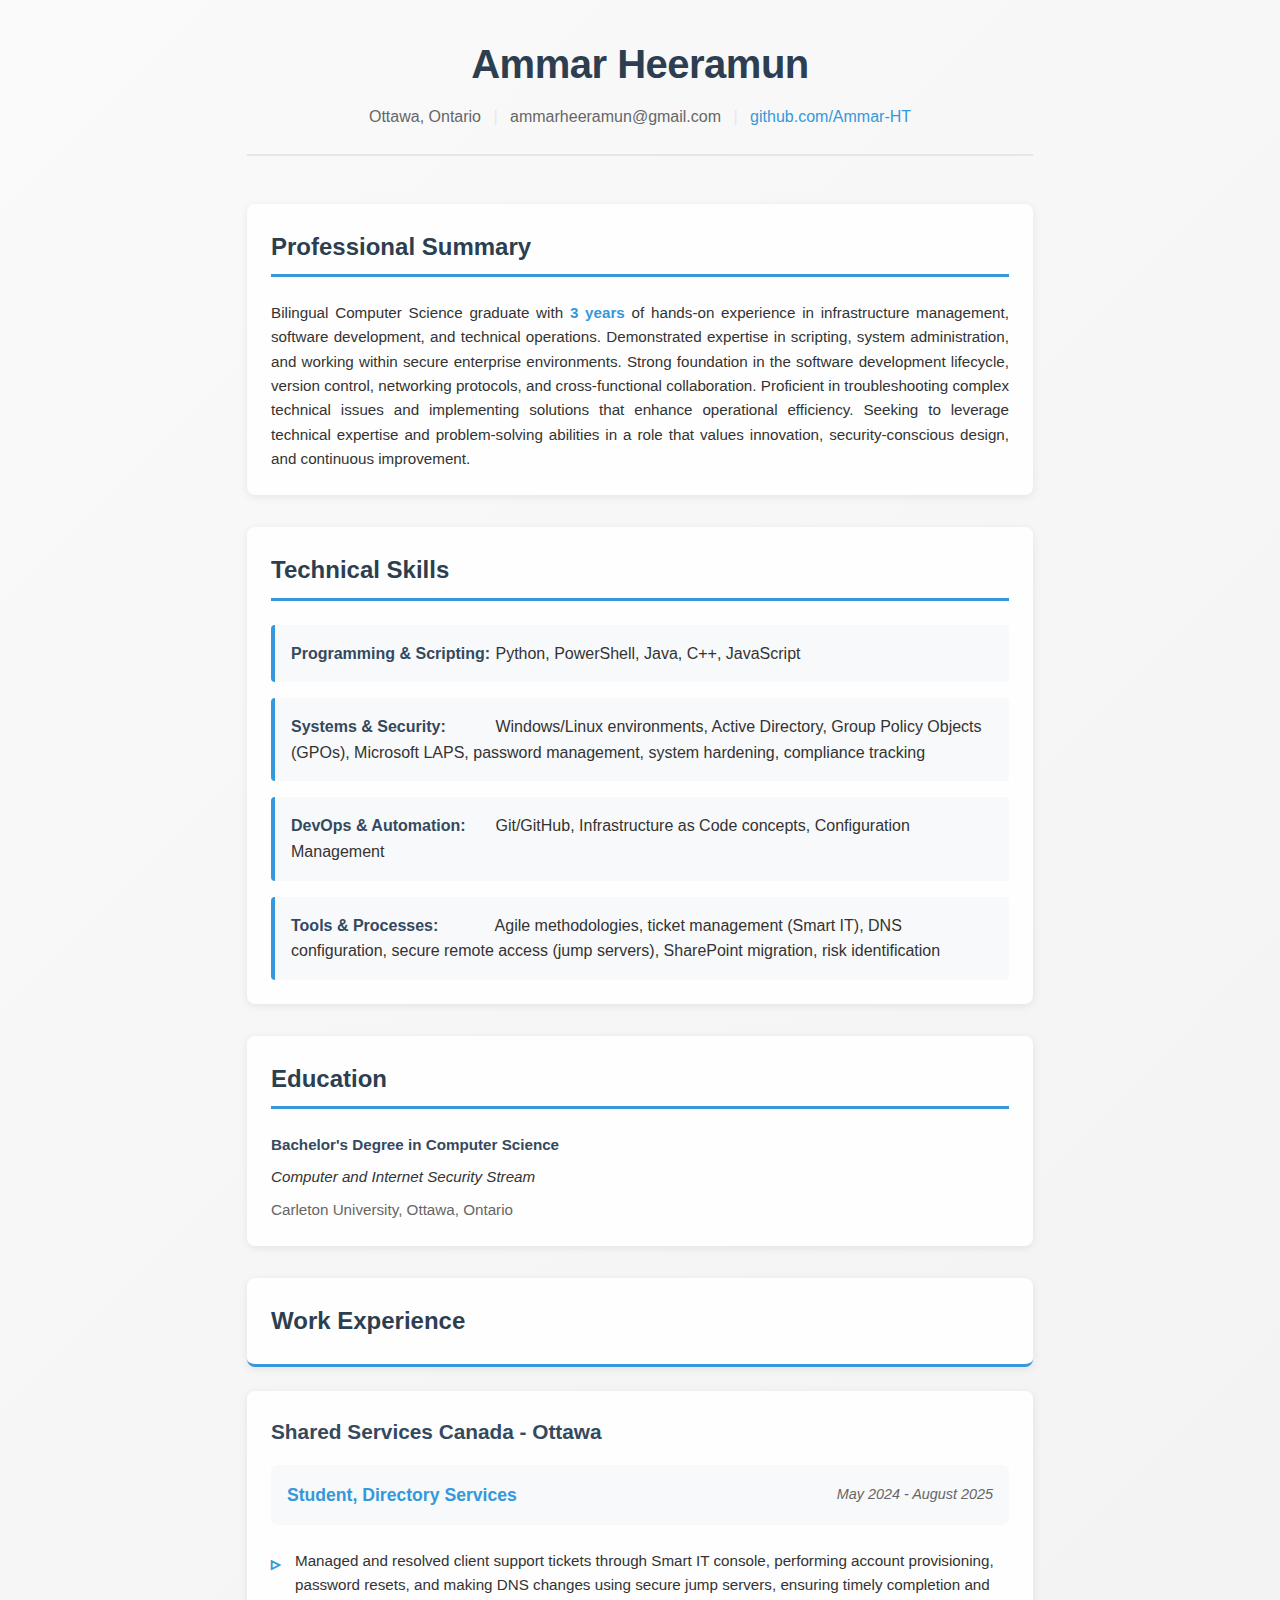
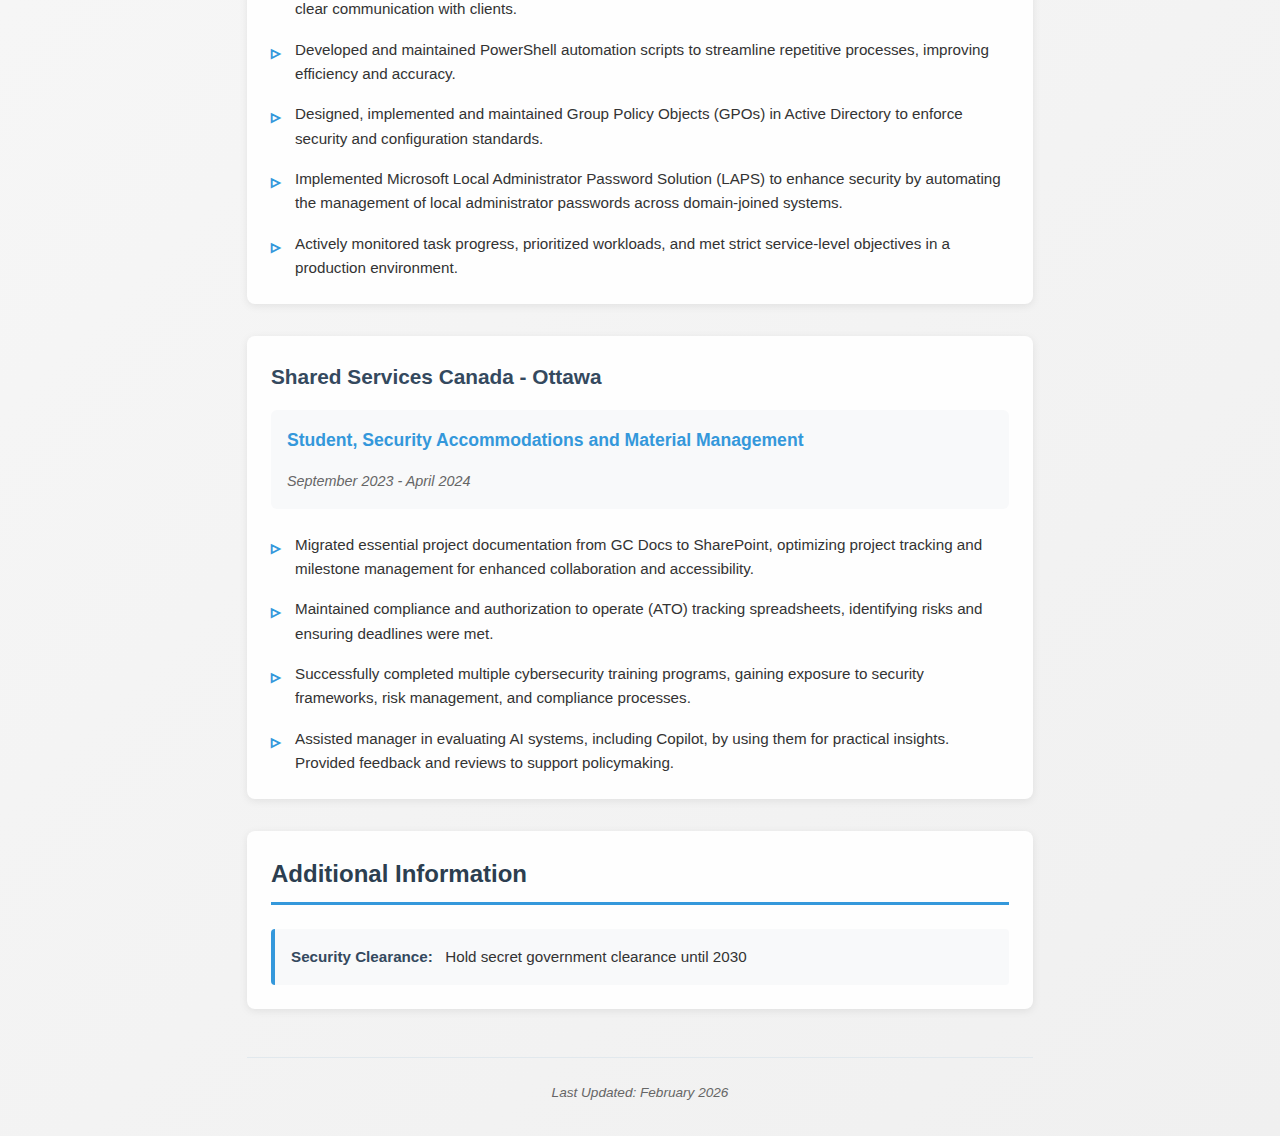
<file: index.html>
<!DOCTYPE html>
<html lang="en">
<head>
    <meta charset="UTF-8">
    <meta name="viewport" content="width=device-width, initial-scale=1.0">
    <meta name="description" content="Ammar Heeramun - Computer Science Professional Resume">
    <meta name="author" content="Ammar Heeramun">
    <title>Ammar Heeramun | Resume</title>
    <link rel="stylesheet" href="resume.css">
</head>
<body>
    <!-- Header Section -->
    <header>
        <h1 id="name">Ammar Heeramun</h1>
        <p class="contact">
            <span class="contact-item">Ottawa, Ontario</span>
            <span class="separator">|</span>
            <span class="contact-item">ammarheeramun@gmail.com</span>
            <span class="separator">|</span>
            <span class="contact-item" href="https://github.com/Ammar-HT">
                <a href="https://github.com/Ammar-HT" target="_blank" rel="noopener noreferrer" class="github-link">
                        github.com/Ammar-HT
                </a>
            </span>
        </p>
    </header>

    <!-- Main Content -->
    <main>
        <!-- Professional Summary -->
        <section class="summary">
            <h2>Professional Summary</h2>
            <p>
                Bilingual Computer Science graduate with <strong>3 years</strong> of hands-on experience in infrastructure 
                management, software development, and technical operations. Demonstrated expertise in scripting, 
                system administration, and working within secure enterprise environments. Strong foundation in the 
                software development lifecycle, version control, networking protocols, and cross-functional 
                collaboration. Proficient in troubleshooting complex technical issues and implementing solutions that 
                enhance operational efficiency. Seeking to leverage technical expertise and problem-solving abilities in a 
                role that values innovation, security-conscious design, and continuous improvement.
            </p>
        </section>

        <!-- Technical Skills -->
        <section class="skills">
            <h2>Technical Skills</h2>
            <ul>
                <li>
                    <strong>Programming &amp; Scripting:</strong> 
                    <span>Python, PowerShell, Java, C++, JavaScript</span>
                </li>
                <li>
                    <strong>Systems &amp; Security:</strong> 
                    <span>Windows/Linux environments, Active Directory, Group Policy Objects (GPOs), 
                    Microsoft LAPS, password management, system hardening, compliance tracking</span>
                </li>
                <li>
                    <strong>DevOps &amp; Automation:</strong> 
                    <span>Git/GitHub, Infrastructure as Code concepts, Configuration Management</span>
                </li>
                <li>
                    <strong>Tools &amp; Processes:</strong> 
                    <span>Agile methodologies, ticket management (Smart IT), DNS configuration, secure 
                    remote access (jump servers), SharePoint migration, risk identification</span>
                </li>
            </ul>
        </section>

        <!-- Education -->
        <section class="education">
            <h2>Education</h2>
            <div class="education-item">
                <p class="degree"><strong>Bachelor's Degree in Computer Science</strong></p>
                <p class="specialization">Computer and Internet Security Stream</p>
                <p class="institution">Carleton University, Ottawa, Ontario</p>
            </div>
        </section>

        <!-- Work Experience -->
        <section class="work-experience">
            <h2>Work Experience</h2>
        </section>

        <!-- Experience Entries -->
        <section class="experience">
            <!-- Position 1 -->
            <article class="job">
                <h3 class="company">Shared Services Canada - Ottawa</h3>
                <div class="job-header">
                    <span class="job-title">Student, Directory Services</span>
                    <time class="job-dates" datetime="2024-05/2025-08">May 2024 - August 2025</time>
                </div>
                <ul class="responsibilities">
                    <li>
                        Managed and resolved client support tickets through Smart IT console, performing account 
                        provisioning, password resets, and making DNS changes using secure jump servers, ensuring 
                        timely completion and clear communication with clients.
                    </li>
                    <li>
                        Developed and maintained PowerShell automation scripts to streamline repetitive processes, 
                        improving efficiency and accuracy.
                    </li>
                    <li>
                        Designed, implemented and maintained Group Policy Objects (GPOs) in Active Directory to 
                        enforce security and configuration standards.
                    </li>
                    <li>
                        Implemented Microsoft Local Administrator Password Solution (LAPS) to enhance security by 
                        automating the management of local administrator passwords across domain-joined systems.
                    </li>
                    <li>
                        Actively monitored task progress, prioritized workloads, and met strict service-level objectives in 
                        a production environment.
                    </li>
                </ul>
            </article>

            <!-- Position 2 -->
            <article class="job">
                <h3 class="company">Shared Services Canada - Ottawa</h3>
                <div class="job-header">
                    <span class="job-title">Student, Security Accommodations and Material Management</span>
                    <time class="job-dates" datetime="2023-09/2024-04">September 2023 - April 2024</time>
                </div>
                <ul class="responsibilities">
                    <li>
                        Migrated essential project documentation from GC Docs to SharePoint, optimizing project 
                        tracking and milestone management for enhanced collaboration and accessibility.
                    </li>
                    <li>
                        Maintained compliance and authorization to operate (ATO) tracking spreadsheets, identifying 
                        risks and ensuring deadlines were met.
                    </li>
                    <li>
                        Successfully completed multiple cybersecurity training programs, gaining exposure to security 
                        frameworks, risk management, and compliance processes.
                    </li>
                    <li>
                        Assisted manager in evaluating AI systems, including Copilot, by using them for practical 
                        insights. Provided feedback and reviews to support policymaking.
                    </li>
                </ul>
            </article>
        </section>

        <!-- Additional Information -->
        <section class="additional-info">
            <h2>Additional Information</h2>
            <ul>
                <li>
                    <strong>Security Clearance:</strong> 
                    <span>Hold secret government clearance until 2030</span>
                </li>
            </ul>
        </section>
    </main>

    <!-- Footer (Optional) -->
    <footer>
        <p class="last-updated">Last Updated: February 2026</p>
    </footer>
</body>
</html>
</file>
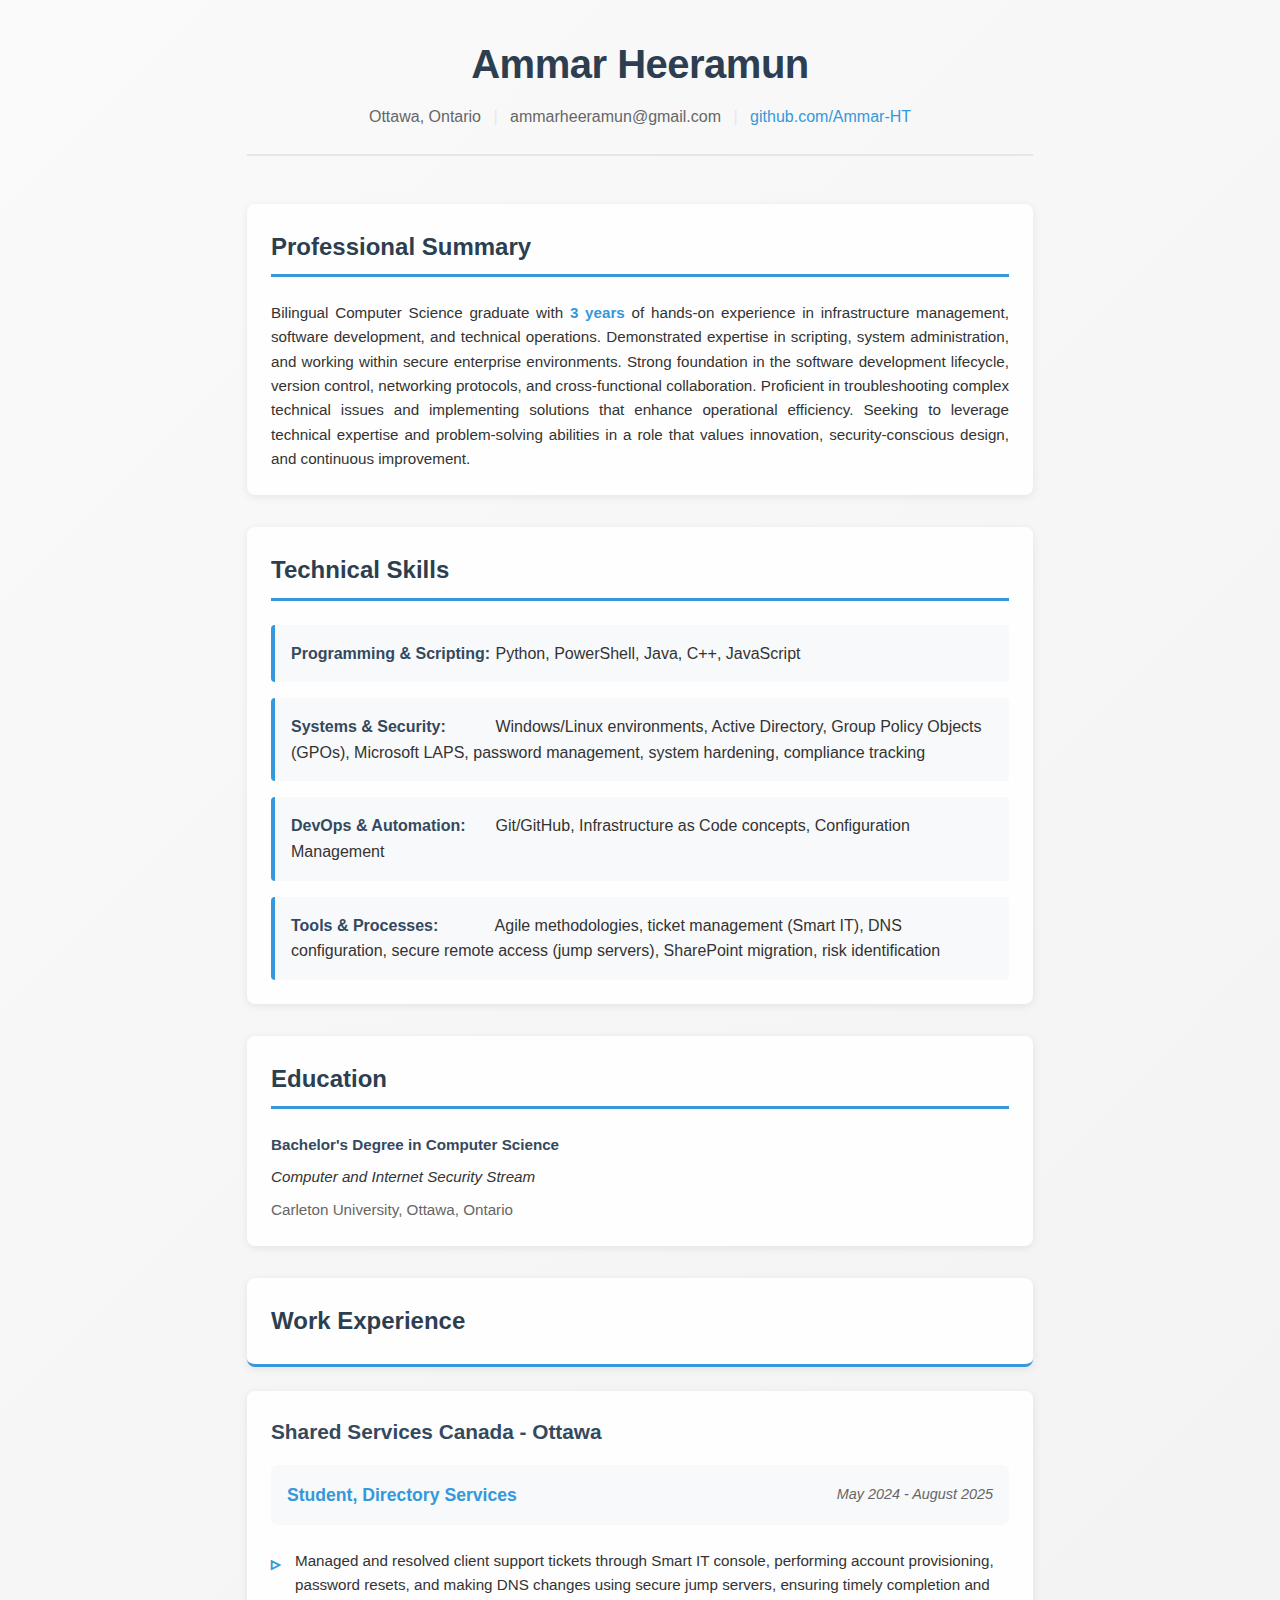
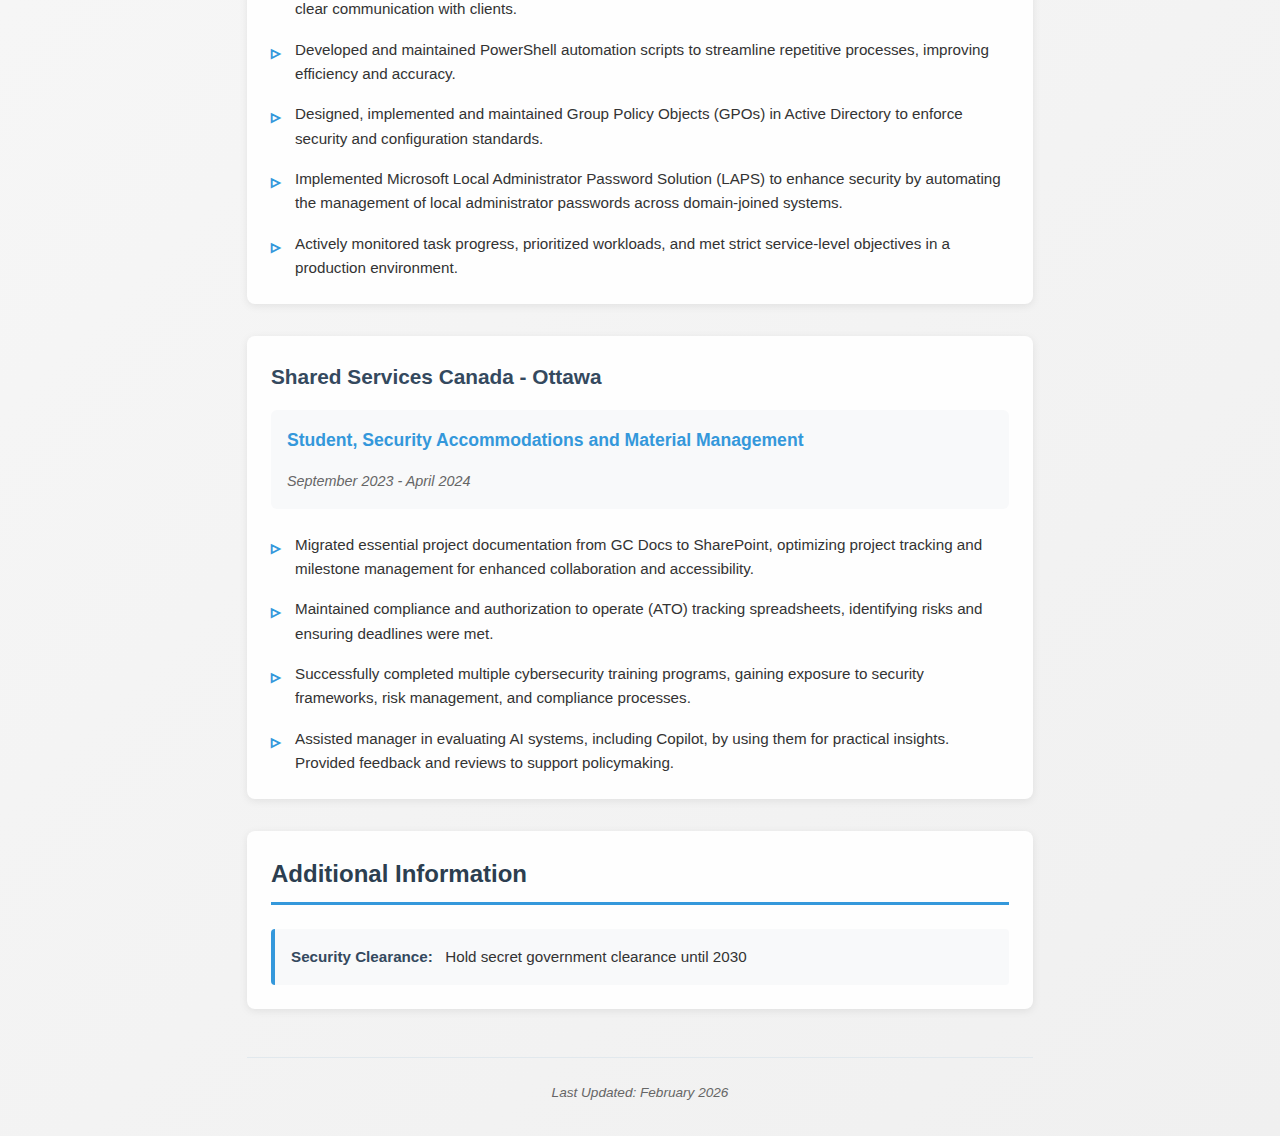
<file: resume.html>
<!DOCTYPE html>
<html lang="en">
<head>
    <meta charset="UTF-8">
    <meta name="viewport" content="width=device-width, initial-scale=1.0">
    <meta name="description" content="Ammar Heeramun - Computer Science Professional Resume">
    <meta name="author" content="Ammar Heeramun">
    <title>Ammar Heeramun | Resume</title>
    <link rel="stylesheet" href="resume.css">
</head>
<body>
    <!-- Header Section -->
    <header>
        <h1 id="name">Ammar Heeramun</h1>
        <p class="contact">
            <span class="contact-item">Ottawa, Ontario</span>
            <span class="separator">|</span>
            <span class="contact-item">ammarheeramun@gmail.com</span>
            <span class="separator">|</span>
            <span class="contact-item" href="https://github.com/Ammar-HT">
                <a href="https://github.com/Ammar-HT" target="_blank" rel="noopener noreferrer" class="github-link">
                        github.com/Ammar-HT
                </a>
            </span>
        </p>
    </header>

    <!-- Main Content -->
    <main>
        <!-- Professional Summary -->
        <section class="summary">
            <h2>Professional Summary</h2>
            <p>
                Bilingual Computer Science graduate with <strong>3 years</strong> of hands-on experience in infrastructure 
                management, software development, and technical operations. Demonstrated expertise in scripting, 
                system administration, and working within secure enterprise environments. Strong foundation in the 
                software development lifecycle, version control, networking protocols, and cross-functional 
                collaboration. Proficient in troubleshooting complex technical issues and implementing solutions that 
                enhance operational efficiency. Seeking to leverage technical expertise and problem-solving abilities in a 
                role that values innovation, security-conscious design, and continuous improvement.
            </p>
        </section>

        <!-- Technical Skills -->
        <section class="skills">
            <h2>Technical Skills</h2>
            <ul>
                <li>
                    <strong>Programming &amp; Scripting:</strong> 
                    <span>Python, PowerShell, Java, C++, JavaScript</span>
                </li>
                <li>
                    <strong>Systems &amp; Security:</strong> 
                    <span>Windows/Linux environments, Active Directory, Group Policy Objects (GPOs), 
                    Microsoft LAPS, password management, system hardening, compliance tracking</span>
                </li>
                <li>
                    <strong>DevOps &amp; Automation:</strong> 
                    <span>Git/GitHub, Infrastructure as Code concepts, Configuration Management</span>
                </li>
                <li>
                    <strong>Tools &amp; Processes:</strong> 
                    <span>Agile methodologies, ticket management (Smart IT), DNS configuration, secure 
                    remote access (jump servers), SharePoint migration, risk identification</span>
                </li>
            </ul>
        </section>

        <!-- Education -->
        <section class="education">
            <h2>Education</h2>
            <div class="education-item">
                <p class="degree"><strong>Bachelor's Degree in Computer Science</strong></p>
                <p class="specialization">Computer and Internet Security Stream</p>
                <p class="institution">Carleton University, Ottawa, Ontario</p>
            </div>
        </section>

        <!-- Work Experience -->
        <section class="work-experience">
            <h2>Work Experience</h2>
        </section>

        <!-- Experience Entries -->
        <section class="experience">
            <!-- Position 1 -->
            <article class="job">
                <h3 class="company">Shared Services Canada - Ottawa</h3>
                <div class="job-header">
                    <span class="job-title">Student, Directory Services</span>
                    <time class="job-dates" datetime="2024-05/2025-08">May 2024 - August 2025</time>
                </div>
                <ul class="responsibilities">
                    <li>
                        Managed and resolved client support tickets through Smart IT console, performing account 
                        provisioning, password resets, and making DNS changes using secure jump servers, ensuring 
                        timely completion and clear communication with clients.
                    </li>
                    <li>
                        Developed and maintained PowerShell automation scripts to streamline repetitive processes, 
                        improving efficiency and accuracy.
                    </li>
                    <li>
                        Designed, implemented and maintained Group Policy Objects (GPOs) in Active Directory to 
                        enforce security and configuration standards.
                    </li>
                    <li>
                        Implemented Microsoft Local Administrator Password Solution (LAPS) to enhance security by 
                        automating the management of local administrator passwords across domain-joined systems.
                    </li>
                    <li>
                        Actively monitored task progress, prioritized workloads, and met strict service-level objectives in 
                        a production environment.
                    </li>
                </ul>
            </article>

            <!-- Position 2 -->
            <article class="job">
                <h3 class="company">Shared Services Canada - Ottawa</h3>
                <div class="job-header">
                    <span class="job-title">Student, Security Accommodations and Material Management</span>
                    <time class="job-dates" datetime="2023-09/2024-04">September 2023 - April 2024</time>
                </div>
                <ul class="responsibilities">
                    <li>
                        Migrated essential project documentation from GC Docs to SharePoint, optimizing project 
                        tracking and milestone management for enhanced collaboration and accessibility.
                    </li>
                    <li>
                        Maintained compliance and authorization to operate (ATO) tracking spreadsheets, identifying 
                        risks and ensuring deadlines were met.
                    </li>
                    <li>
                        Successfully completed multiple cybersecurity training programs, gaining exposure to security 
                        frameworks, risk management, and compliance processes.
                    </li>
                    <li>
                        Assisted manager in evaluating AI systems, including Copilot, by using them for practical 
                        insights. Provided feedback and reviews to support policymaking.
                    </li>
                </ul>
            </article>
        </section>

        <!-- Additional Information -->
        <section class="additional-info">
            <h2>Additional Information</h2>
            <ul>
                <li>
                    <strong>Security Clearance:</strong> 
                    <span>Hold secret government clearance until 2030</span>
                </li>
            </ul>
        </section>
    </main>

    <!-- Footer (Optional) -->
    <footer>
        <p class="last-updated">Last Updated: February 2026</p>
    </footer>
</body>
</html>
</file>
<file: resume.css>
/* ===== CSS Variables for Easy Customization ===== */
:root {
    --primary-color: #2c3e50;
    --secondary-color: #34495e;
    --accent-color: #3498db;
    --text-color: #333;
    --light-text: #666;
    --background: #fefefe;
    --section-bg: #f8f9fa;
    --border-color: #e1e8ed;
    --spacing-xs: 0.5rem;
    --spacing-sm: 1rem;
    --spacing-md: 1.5rem;
    --spacing-lg: 2rem;
    --spacing-xl: 3rem;
}

/* ===== Base Styles ===== */
* {
    margin: 0;
    padding: 0;
    box-sizing: border-box;
}

body {
    background: linear-gradient(135deg, #fafafa 0%, #f0f0f0 100%);
    font-family: 'Segoe UI', Tahoma, Geneva, Verdana, sans-serif;
    color: var(--text-color);
    line-height: 1.6;
    max-width: 850px;
    margin: 0 auto;
    padding: var(--spacing-lg);
}

/* ===== Header Section ===== */
header {
    text-align: center;
    margin-bottom: var(--spacing-xl);
    padding-bottom: var(--spacing-md);
    border-bottom: 2px solid var(--border-color);
}

#name {
    font-size: 2.5rem;
    font-weight: 700;
    color: var(--primary-color);
    margin-bottom: var(--spacing-xs);
    letter-spacing: -0.5px;
}

.contact {
    font-size: 1rem;
    font-weight: 400;
    color: var(--light-text);
    margin: 0;
}

/* ===== GitHub Link Styling ===== */
.github-link {
    color: var(--accent-color);
    text-decoration: none;
    transition: color 0.2s ease, border-bottom 0.2s ease;
    border-bottom: 1px solid transparent;
}

.github-link:hover {
    color: var(--primary-color);
    border-bottom: 1px solid var(--primary-color);
}

.github-link:visited {
    color: var(--accent-color);
}

/* Update print styles for links */
@media print {
    .github-link {
        color: var(--text-color);
        border-bottom: none;
    }
    
    .github-link::after {
        content: " (" attr(href) ")";
        font-size: 0.85em;
        color: var(--light-text);
    }
}

.contact-item {
    display: inline-block;
}

.separator {
    margin: 0 var(--spacing-xs);
    color: var(--border-color);
}

/* ===== Main Content ===== */
main {
    position: relative;
}

/* ===== Section Containers ===== */
section {
    background: var(--background);
    padding: var(--spacing-md);
    margin-bottom: var(--spacing-lg);
    border-radius: 8px;
    box-shadow: 0 2px 8px rgba(0, 0, 0, 0.08);
    transition: box-shadow 0.3s ease;
}

section:hover {
    box-shadow: 0 4px 12px rgba(0, 0, 0, 0.12);
}

/* ===== Section Headings ===== */
h2 {
    font-size: 1.5rem;
    color: var(--primary-color);
    margin-bottom: var(--spacing-md);
    padding-bottom: var(--spacing-xs);
    border-bottom: 3px solid var(--accent-color);
    font-weight: 600;
}

/* ===== Work Experience Section Header ===== */
.work-experience {
    background: transparent;
    box-shadow: none;
    padding: 0;
    margin-bottom: var(--spacing-sm);
}

.work-experience:hover {
    box-shadow: none;
}

.work-experience h2 {
    background: var(--background);
    padding: var(--spacing-md);
    border-radius: 8px;
    box-shadow: 0 2px 8px rgba(0, 0, 0, 0.08);
}

/* ===== Summary Section ===== */
.summary p {
    text-align: justify;
    color: var(--text-color);
    font-size: 0.95rem;
}

.summary strong {
    color: var(--accent-color);
    font-weight: 600;
}

/* ===== Skills Section ===== */
.skills ul {
    list-style: none;
    padding-left: 0;
}

.skills li {
    padding: var(--spacing-sm);
    margin-bottom: var(--spacing-sm);
    background: var(--section-bg);
    border-left: 4px solid var(--accent-color);
    border-radius: 4px;
    transition: transform 0.2s ease, border-color 0.2s ease;
}

.skills li:last-child {
    margin-bottom: 0;
}

.skills li:hover {
    transform: translateX(5px);
    border-color: var(--primary-color);
}

.skills strong {
    color: var(--secondary-color);
    font-weight: 600;
    display: inline-block;
    min-width: 200px;
}

.skills span {
    color: var(--text-color);
}

/* ===== Education Section ===== */
.education-item p {
    margin-bottom: var(--spacing-xs);
    font-size: 0.95rem;
}

.education-item p:last-child {
    margin-bottom: 0;
}

.degree {
    color: var(--secondary-color);
    font-size: 1.05rem;
    margin-bottom: var(--spacing-xs);
}

.specialization {
    color: var(--text-color);
    font-style: italic;
}

.institution {
    color: var(--light-text);
}

/* ===== Experience Section ===== */
.experience {
    background: transparent;
    box-shadow: none;
    padding: 0;
}

.experience:hover {
    box-shadow: none;
}

.job {
    background: var(--background);
    padding: var(--spacing-md);
    margin-bottom: var(--spacing-lg);
    border-radius: 8px;
    box-shadow: 0 2px 8px rgba(0, 0, 0, 0.08);
    transition: box-shadow 0.3s ease;
}

.job:last-child {
    margin-bottom: 0;
}

.job:hover {
    box-shadow: 0 4px 12px rgba(0, 0, 0, 0.12);
}

.company {
    color: var(--secondary-color);
    font-size: 1.3rem;
    font-weight: 600;
    margin-bottom: var(--spacing-sm);
    border-bottom: none;
    padding-bottom: 0;
}

.job-header {
    display: flex;
    justify-content: space-between;
    align-items: center;
    flex-wrap: wrap;
    gap: var(--spacing-sm);
    margin-bottom: var(--spacing-md);
    padding: var(--spacing-sm);
    background: var(--section-bg);
    border-radius: 6px;
}

.job-title {
    font-size: 1.1rem;
    font-weight: 600;
    color: var(--accent-color);
}

.job-dates {
    font-weight: 400;
    font-size: 0.9rem;
    color: var(--light-text);
    font-style: italic;
}

.responsibilities {
    list-style: none;
    padding-left: 0;
}

.responsibilities li {
    padding-left: var(--spacing-md);
    margin-bottom: var(--spacing-sm);
    position: relative;
    color: var(--text-color);
    font-size: 0.95rem;
}

.responsibilities li:last-child {
    margin-bottom: 0;
}

.responsibilities li::before {
    content: "▹";
    position: absolute;
    left: 0;
    color: var(--accent-color);
    font-weight: bold;
    font-size: 1.2rem;
}

/* ===== Additional Info Section ===== */
.additional-info ul {
    list-style: none;
    padding-left: 0;
}

.additional-info li {
    padding: var(--spacing-sm);
    background: var(--section-bg);
    border-left: 4px solid var(--accent-color);
    border-radius: 4px;
    font-size: 0.95rem;
}

.additional-info strong {
    color: var(--secondary-color);
    font-weight: 600;
    display: inline-block;
    min-width: 150px;
}

.additional-info span {
    color: var(--text-color);
}

/* ===== Footer ===== */
footer {
    text-align: center;
    margin-top: var(--spacing-xl);
    padding-top: var(--spacing-md);
    border-top: 1px solid var(--border-color);
}

.last-updated {
    color: var(--light-text);
    font-size: 0.85rem;
    font-style: italic;
}

/* ===== Responsive Design ===== */
@media (max-width: 768px) {
    body {
        padding: var(--spacing-sm);
    }

    #name {
        font-size: 2rem;
    }

    .contact {
        font-size: 0.9rem;
    }

    .separator {
        display: none;
    }

    .contact-item {
        display: block;
        margin-bottom: 0.25rem;
    }

    h2 {
        font-size: 1.3rem;
    }

    .job-header {
        flex-direction: column;
        align-items: flex-start;
    }

    .skills strong,
    .additional-info strong {
        display: block;
        margin-bottom: var(--spacing-xs);
        min-width: auto;
    }

    .company {
        font-size: 1.15rem;
    }
}

@media (max-width: 480px) {
    #name {
        font-size: 1.75rem;
    }

    h2 {
        font-size: 1.2rem;
    }

    .job-title {
        font-size: 1rem;
    }

    section {
        padding: var(--spacing-sm);
    }

    .job {
        padding: var(--spacing-sm);
    }
}

/* ===== Print Styles ===== */
@media print {
    body {
        background: white;
        max-width: 100%;
        padding: 0;
    }

    section,
    .job {
        box-shadow: none;
        page-break-inside: avoid;
        border: 1px solid var(--border-color);
    }

    .work-experience h2 {
        box-shadow: none;
    }

    a {
        text-decoration: none;
        color: var(--text-color);
    }

    footer {
        display: none;
    }

    section:hover,
    .job:hover {
        box-shadow: none;
    }

    .skills li:hover,
    .responsibilities li:hover {
        transform: none;
    }
}
</file>
